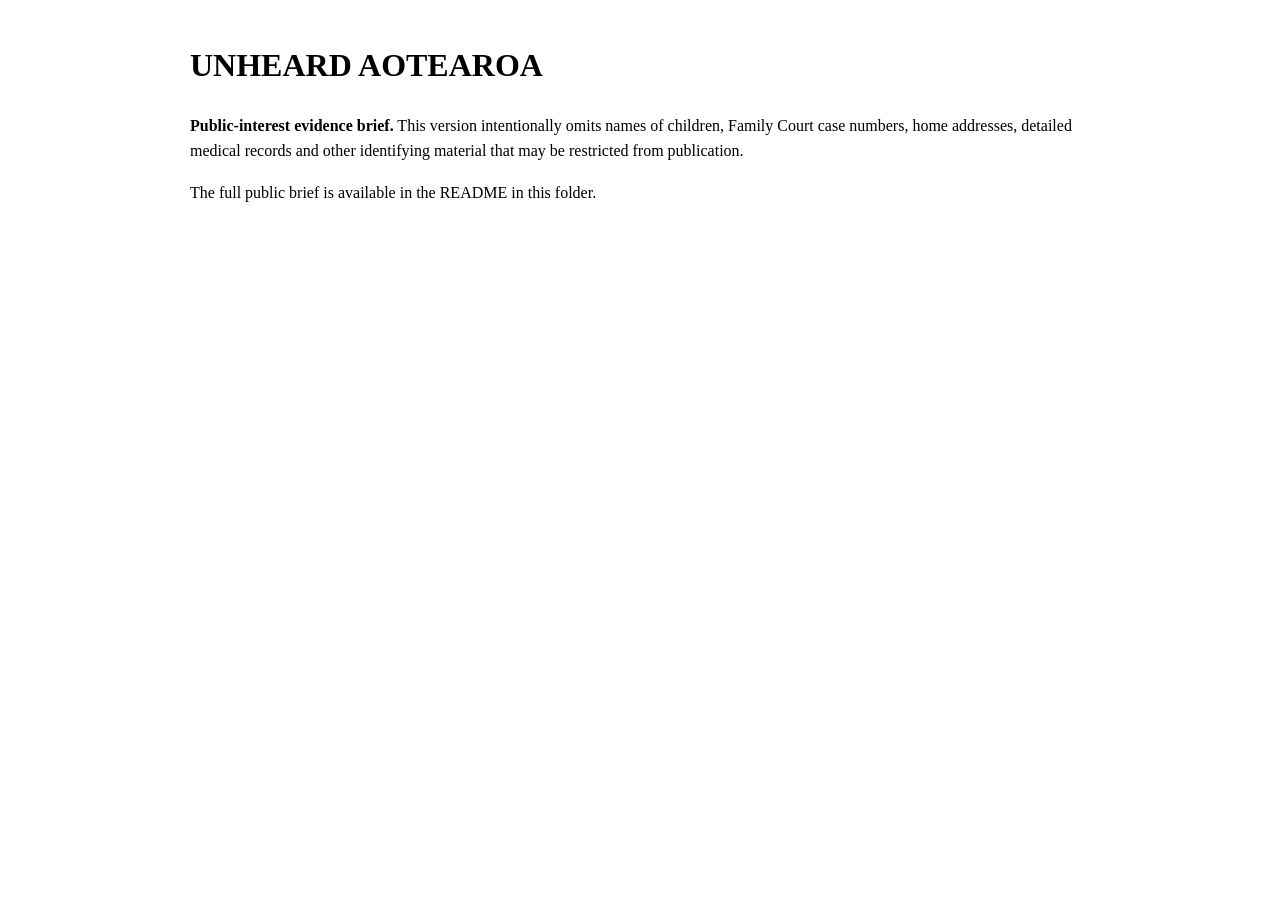
<file: public/unheard-aotearoa/index.html>
<!doctype html><html><head><meta charset="utf-8"><meta name="viewport" content="width=device-width,initial-scale=1"><title>Unheard Aotearoa</title></head><body><main style="max-width:900px;margin:40px auto;padding:0 20px;font-family:Georgia,serif;line-height:1.6"><h1>UNHEARD AOTEAROA</h1><p><strong>Public-interest evidence brief.</strong> This version intentionally omits names of children, Family Court case numbers, home addresses, detailed medical records and other identifying material that may be restricted from publication.</p><p>The full public brief is available in the README in this folder.</p></main></body></html>
</file>
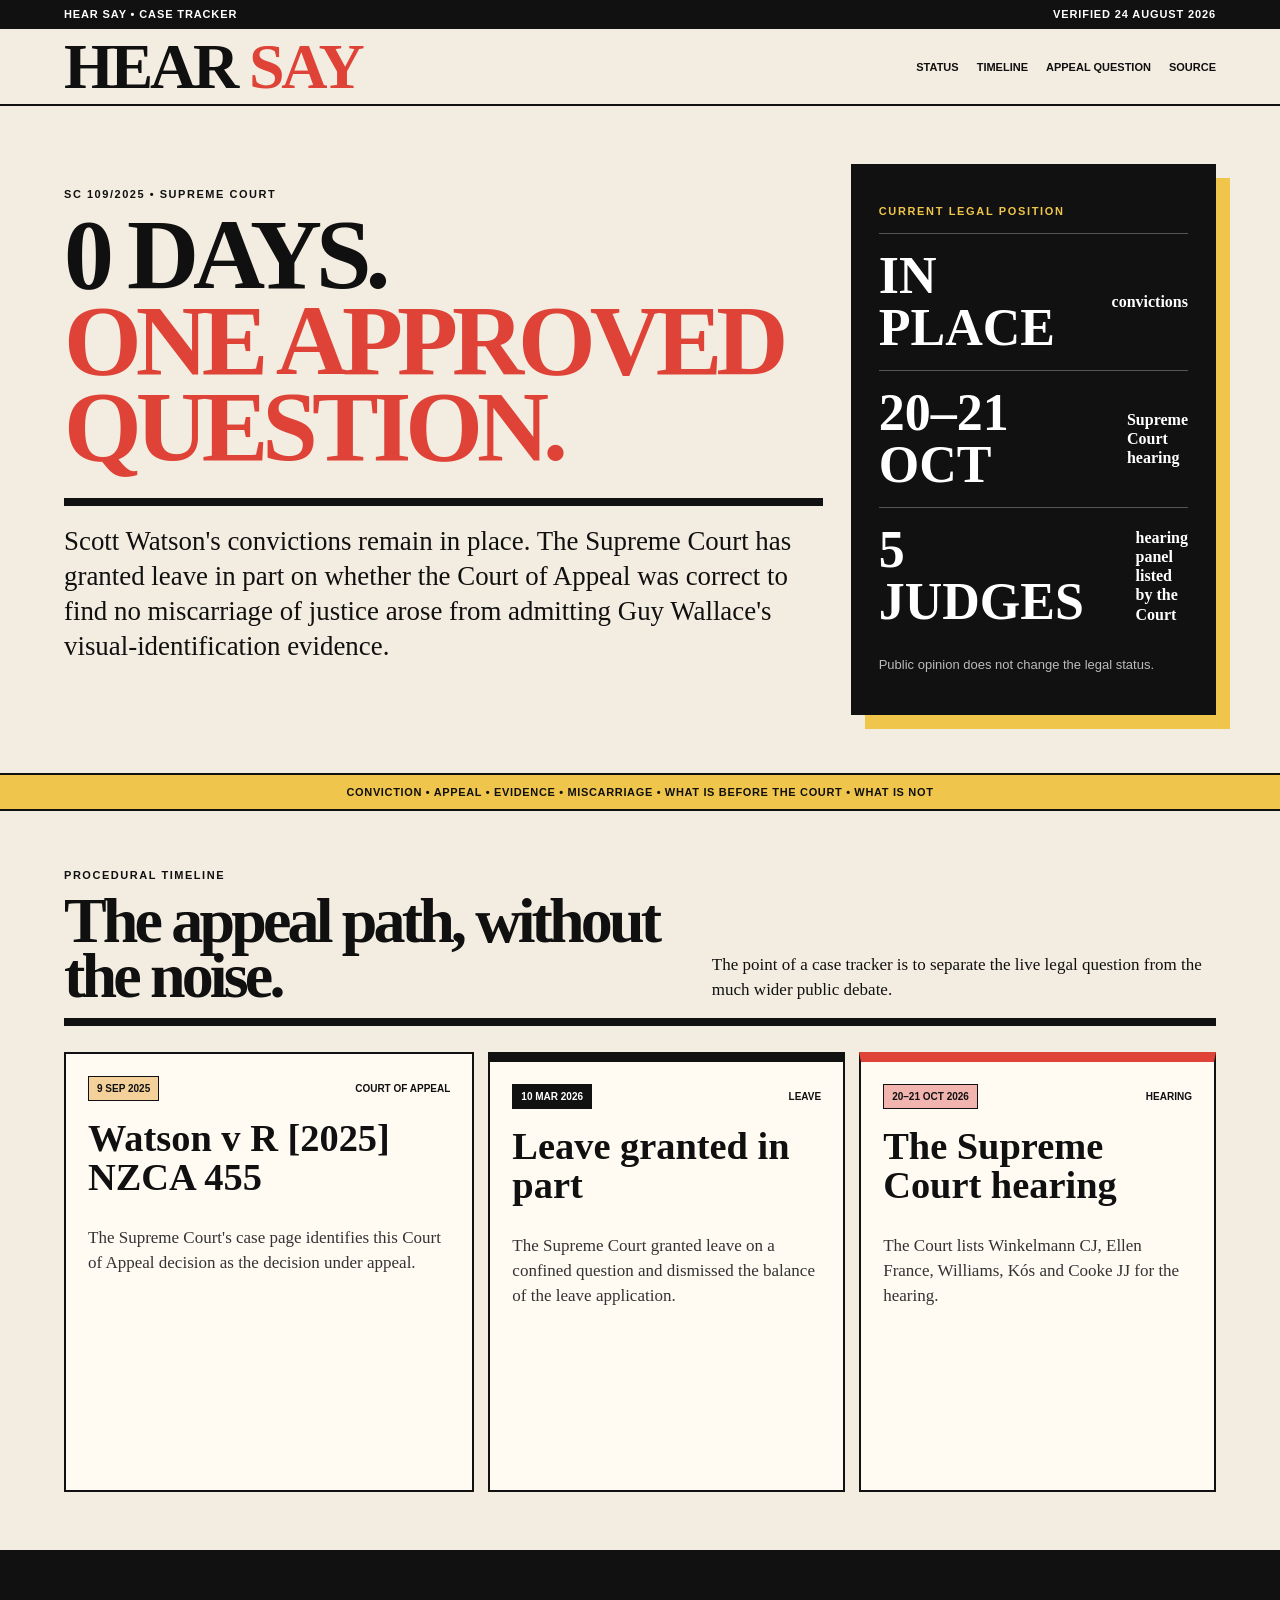
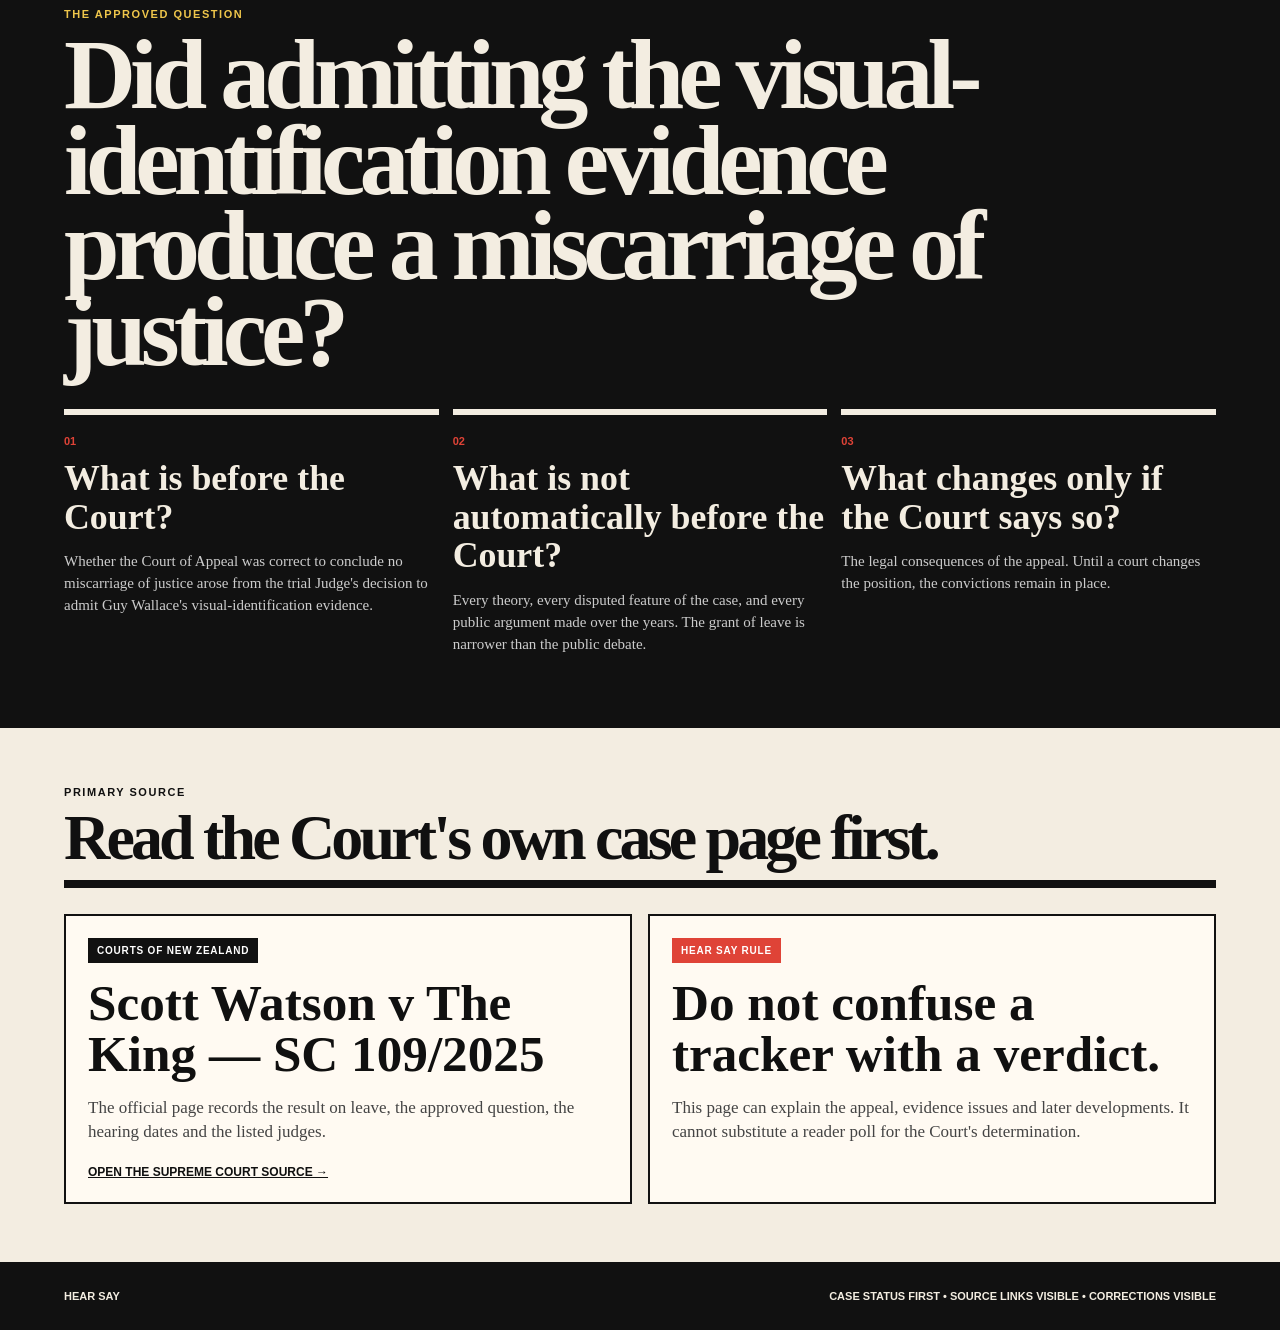
<file: hear-say/cold-cases/scott-watson/index.html>
<!doctype html><html lang="en-NZ"><head><meta charset="utf-8"><meta name="viewport" content="width=device-width,initial-scale=1"><title>Scott Watson Supreme Court tracker — HEAR SAY</title><meta name="description" content="Scott Watson Supreme Court tracker: current legal position, approved appeal question, hearing dates and what remains outside the appeal."><meta name="robots" content="index,follow,max-image-preview:large"><link rel="canonical" href="https://hear-say-nz.vercel.app/cold-cases/scott-watson/"><meta property="og:type" content="article"><meta property="og:title" content="Scott Watson: what the Supreme Court is actually deciding"><meta property="og:description" content="The convictions remain in place. The Supreme Court granted leave on one approved question about Guy Wallace's visual-identification evidence."><meta property="og:image" content="https://hear-say-nz.vercel.app/social-card.svg"><link rel="stylesheet" href="../../style.css"></head><body><div class="topbar"><span>HEAR SAY • CASE TRACKER</span><span>Verified 24 August 2026</span></div><header class="nav"><a class="brand" href="../../">HEAR <b>SAY</b></a><nav><a href="#status">Status</a><a href="#timeline">Timeline</a><a href="#question">Appeal question</a><a href="#source">Source</a></nav></header><main><section class="frontHero" id="status"><div class="frontLead"><p class="eyebrow">SC 109/2025 • SUPREME COURT</p><h1><span id="days">—</span> DAYS.<br><em>ONE APPROVED QUESTION.</em></h1><p class="lead">Scott Watson's convictions remain in place. The Supreme Court has granted leave in part on whether the Court of Appeal was correct to find no miscarriage of justice arose from admitting Guy Wallace's visual-identification evidence.</p></div><aside class="liveBoard"><div class="liveLabel">CURRENT LEGAL POSITION</div><div class="liveRow"><b>IN PLACE</b><span>convictions</span></div><div class="liveRow"><b>20–21 OCT</b><span>Supreme Court hearing</span></div><div class="liveRow"><b>5 JUDGES</b><span>hearing panel listed by the Court</span></div><p>Public opinion does not change the legal status.</p></aside></section><section class="ticker">CONVICTION • APPEAL • EVIDENCE • MISCARRIAGE • WHAT IS BEFORE THE COURT • WHAT IS NOT</section><section class="section newsroom" id="timeline"><div class="sectionhead"><div><p class="eyebrow">PROCEDURAL TIMELINE</p><h2>The appeal path, without the noise.</h2></div><p>The point of a case tracker is to separate the live legal question from the much wider public debate.</p></div><div class="leadgrid"><article class="leadcard"><div class="storymeta"><span class="label">9 SEP 2025</span><span>COURT OF APPEAL</span></div><h3>Watson v R [2025] NZCA 455</h3><p>The Supreme Court's case page identifies this Court of Appeal decision as the decision under appeal.</p></article><article class="leadcard watson"><div class="storymeta"><span class="label darklabel">10 MAR 2026</span><span>LEAVE</span></div><h3>Leave granted in part</h3><p>The Supreme Court granted leave on a confined question and dismissed the balance of the leave application.</p></article><article class="leadcard election"><div class="storymeta"><span class="label red">20–21 OCT 2026</span><span>HEARING</span></div><h3>The Supreme Court hearing</h3><p>The Court lists Winkelmann CJ, Ellen France, Williams, Kós and Cooke JJ for the hearing.</p></article></div></section><section class="dark section" id="question"><p class="eyebrow">THE APPROVED QUESTION</p><h2>Did admitting the visual-identification evidence produce a miscarriage of justice?</h2><div class="questiongrid"><article><span>01</span><h3>What is before the Court?</h3><p>Whether the Court of Appeal was correct to conclude no miscarriage of justice arose from the trial Judge's decision to admit Guy Wallace's visual-identification evidence.</p></article><article><span>02</span><h3>What is not automatically before the Court?</h3><p>Every theory, every disputed feature of the case, and every public argument made over the years. The grant of leave is narrower than the public debate.</p></article><article><span>03</span><h3>What changes only if the Court says so?</h3><p>The legal consequences of the appeal. Until a court changes the position, the convictions remain in place.</p></article></div></section><section class="section" id="source"><div class="sectionhead"><div><p class="eyebrow">PRIMARY SOURCE</p><h2>Read the Court's own case page first.</h2></div></div><div class="casegrid"><article><div class="statusbar appeal">COURTS OF NEW ZEALAND</div><h3>Scott Watson v The King — SC 109/2025</h3><p>The official page records the result on leave, the approved question, the hearing dates and the listed judges.</p><a href="https://www.courtsofnz.govt.nz/cases/scott-watson-v-the-king" target="_blank" rel="noopener">Open the Supreme Court source →</a></article><article><div class="statusbar">HEAR SAY RULE</div><h3>Do not confuse a tracker with a verdict.</h3><p>This page can explain the appeal, evidence issues and later developments. It cannot substitute a reader poll for the Court's determination.</p></article></div></section></main><footer><strong>HEAR SAY</strong><span>Case status first • source links visible • corrections visible</span></footer><script>(function(){const hearing=new Date('2026-10-20T00:00:00+13:00');const now=new Date();document.getElementById('days').textContent=Math.max(0,Math.ceil((hearing-now)/(24*60*60*1000)));})();</script></body></html>
</file>
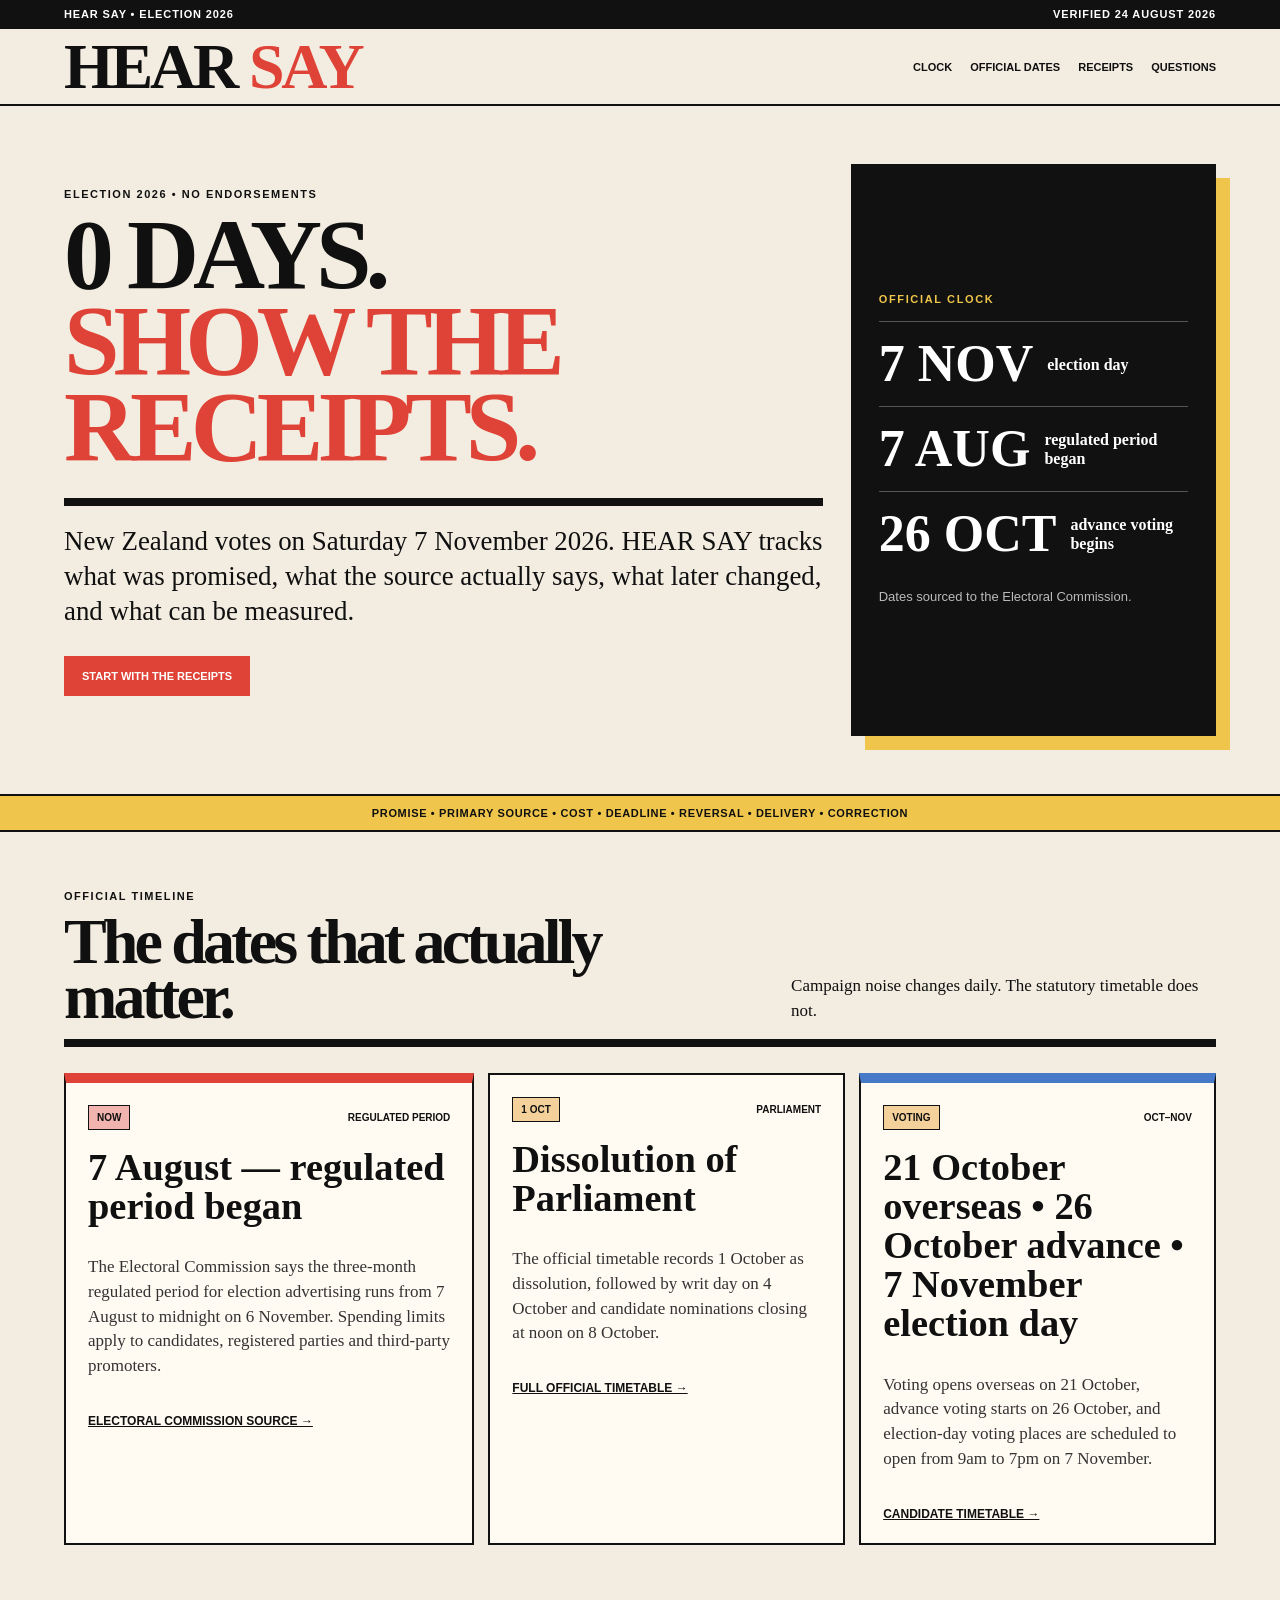
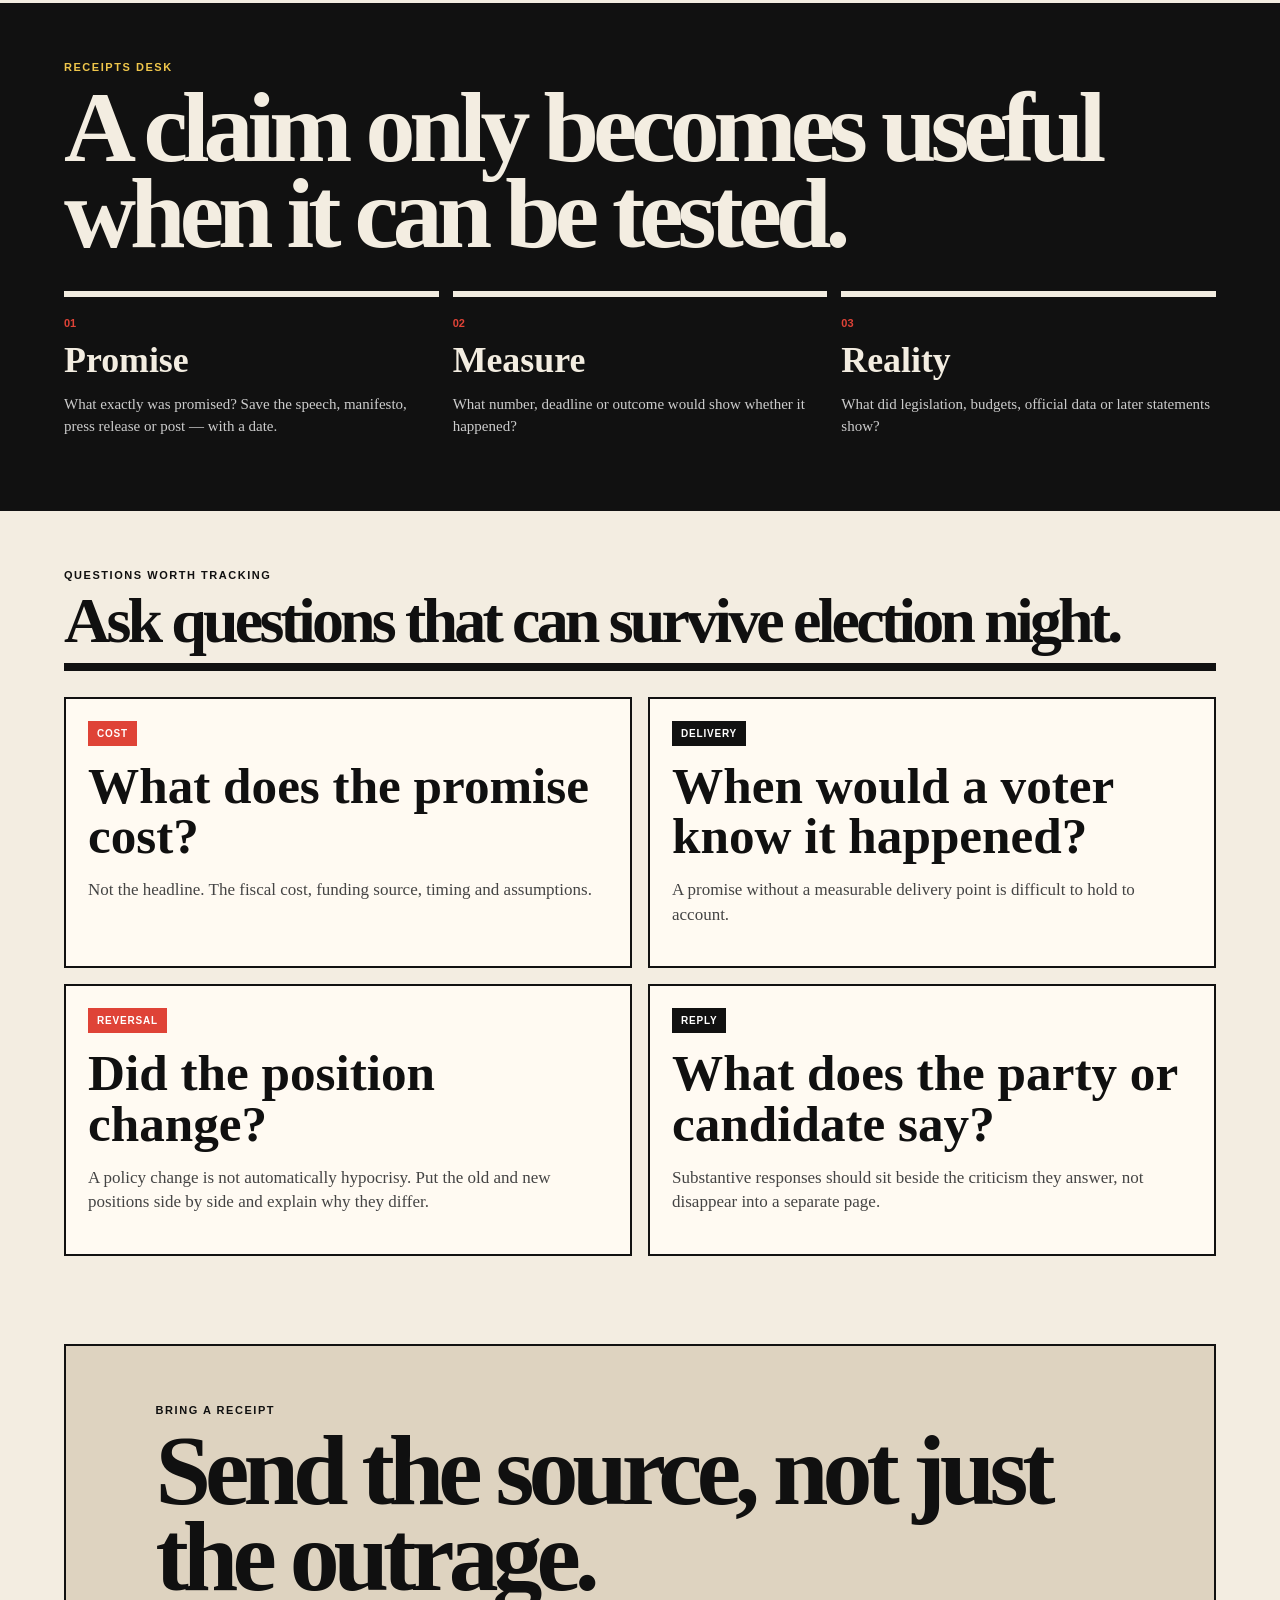
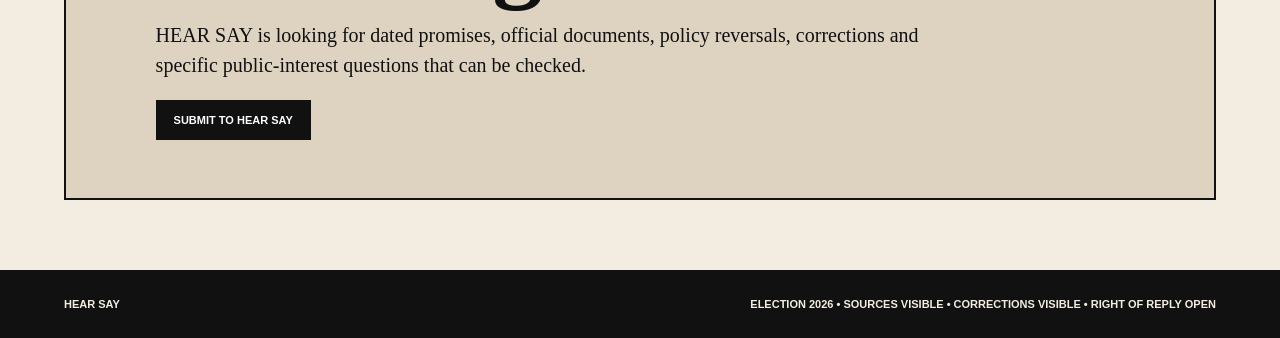
<file: hear-say/politics/election-2026/index.html>
<!doctype html><html lang="en-NZ"><head><meta charset="utf-8"><meta name="viewport" content="width=device-width,initial-scale=1"><title>Election 2026 — HEAR SAY</title><meta name="description" content="HEAR SAY Election 2026 desk: official dates, regulated-period rules, receipts and questions worth tracking."><meta name="robots" content="index,follow,max-image-preview:large"><link rel="canonical" href="https://hear-say-nz.vercel.app/politics/election-2026/"><meta property="og:type" content="article"><meta property="og:title" content="Election 2026 — show the receipts"><meta property="og:description" content="Official dates, promises, reversals and questions worth tracking before New Zealand votes on 7 November 2026."><meta property="og:image" content="https://hear-say-nz.vercel.app/social-card.svg"><link rel="stylesheet" href="../../style.css"></head><body><div class="topbar"><span>HEAR SAY • ELECTION 2026</span><span id="verified">Verified 24 August 2026</span></div><header class="nav"><a class="brand" href="../../">HEAR <b>SAY</b></a><nav><a href="#clock">Clock</a><a href="#dates">Official dates</a><a href="#receipts">Receipts</a><a href="#questions">Questions</a></nav></header><main><section class="frontHero" id="clock"><div class="frontLead"><p class="eyebrow">ELECTION 2026 • NO ENDORSEMENTS</p><h1><span id="days">—</span> DAYS.<br><em>SHOW THE RECEIPTS.</em></h1><p class="lead">New Zealand votes on Saturday 7 November 2026. HEAR SAY tracks what was promised, what the source actually says, what later changed, and what can be measured.</p><p><a class="button accent" href="#receipts">Start with the receipts</a></p></div><aside class="liveBoard"><div class="liveLabel">OFFICIAL CLOCK</div><div class="liveRow"><b>7 NOV</b><span>election day</span></div><div class="liveRow"><b>7 AUG</b><span>regulated period began</span></div><div class="liveRow"><b>26 OCT</b><span>advance voting begins</span></div><p>Dates sourced to the Electoral Commission.</p></aside></section><section class="ticker">PROMISE • PRIMARY SOURCE • COST • DEADLINE • REVERSAL • DELIVERY • CORRECTION</section><section class="section newsroom" id="dates"><div class="sectionhead"><div><p class="eyebrow">OFFICIAL TIMELINE</p><h2>The dates that actually matter.</h2></div><p>Campaign noise changes daily. The statutory timetable does not.</p></div><div class="leadgrid"><article class="leadcard election"><div class="storymeta"><span class="label red">NOW</span><span>REGULATED PERIOD</span></div><h3>7 August — regulated period began</h3><p>The Electoral Commission says the three-month regulated period for election advertising runs from 7 August to midnight on 6 November. Spending limits apply to candidates, registered parties and third-party promoters.</p><a class="cardlink" href="https://elections.nz/media-and-news/2026/start-of-the-regulated-period" target="_blank" rel="noopener">Electoral Commission source →</a></article><article class="leadcard"><div class="storymeta"><span class="label">1 OCT</span><span>PARLIAMENT</span></div><h3>Dissolution of Parliament</h3><p>The official timetable records 1 October as dissolution, followed by writ day on 4 October and candidate nominations closing at noon on 8 October.</p><a class="cardlink" href="https://elections.nz/media-and-news/2026/key-dates-for-2026-general-election" target="_blank" rel="noopener">Full official timetable →</a></article><article class="leadcard justice"><div class="storymeta"><span class="label">VOTING</span><span>OCT–NOV</span></div><h3>21 October overseas • 26 October advance • 7 November election day</h3><p>Voting opens overseas on 21 October, advance voting starts on 26 October, and election-day voting places are scheduled to open from 9am to 7pm on 7 November.</p><a class="cardlink" href="https://elections.nz/guidance-and-rules/candidate-hub/key-information-and-dates" target="_blank" rel="noopener">Candidate timetable →</a></article></div></section><section class="dark section" id="receipts"><p class="eyebrow">RECEIPTS DESK</p><h2>A claim only becomes useful when it can be tested.</h2><div class="questiongrid"><article><span>01</span><h3>Promise</h3><p>What exactly was promised? Save the speech, manifesto, press release or post — with a date.</p></article><article><span>02</span><h3>Measure</h3><p>What number, deadline or outcome would show whether it happened?</p></article><article><span>03</span><h3>Reality</h3><p>What did legislation, budgets, official data or later statements show?</p></article></div></section><section class="section" id="questions"><div class="sectionhead"><div><p class="eyebrow">QUESTIONS WORTH TRACKING</p><h2>Ask questions that can survive election night.</h2></div></div><div class="casegrid"><article><div class="statusbar">COST</div><h3>What does the promise cost?</h3><p>Not the headline. The fiscal cost, funding source, timing and assumptions.</p></article><article><div class="statusbar appeal">DELIVERY</div><h3>When would a voter know it happened?</h3><p>A promise without a measurable delivery point is difficult to hold to account.</p></article><article><div class="statusbar">REVERSAL</div><h3>Did the position change?</h3><p>A policy change is not automatically hypocrisy. Put the old and new positions side by side and explain why they differ.</p></article><article><div class="statusbar appeal">REPLY</div><h3>What does the party or candidate say?</h3><p>Substantive responses should sit beside the criticism they answer, not disappear into a separate page.</p></article></div></section><section class="submit"><p class="eyebrow">BRING A RECEIPT</p><h2>Send the source, not just the outrage.</h2><p>HEAR SAY is looking for dated promises, official documents, policy reversals, corrections and specific public-interest questions that can be checked.</p><a class="button" href="https://hear-say-nz.vercel.app/#discussion">Submit to HEAR SAY</a></section></main><footer><strong>HEAR SAY</strong><span>Election 2026 • sources visible • corrections visible • right of reply open</span></footer><script>(function(){const election=new Date('2026-11-07T00:00:00+13:00');const now=new Date();document.getElementById('days').textContent=Math.max(0,Math.ceil((election-now)/(24*60*60*1000)));})();</script></body></html>
</file>
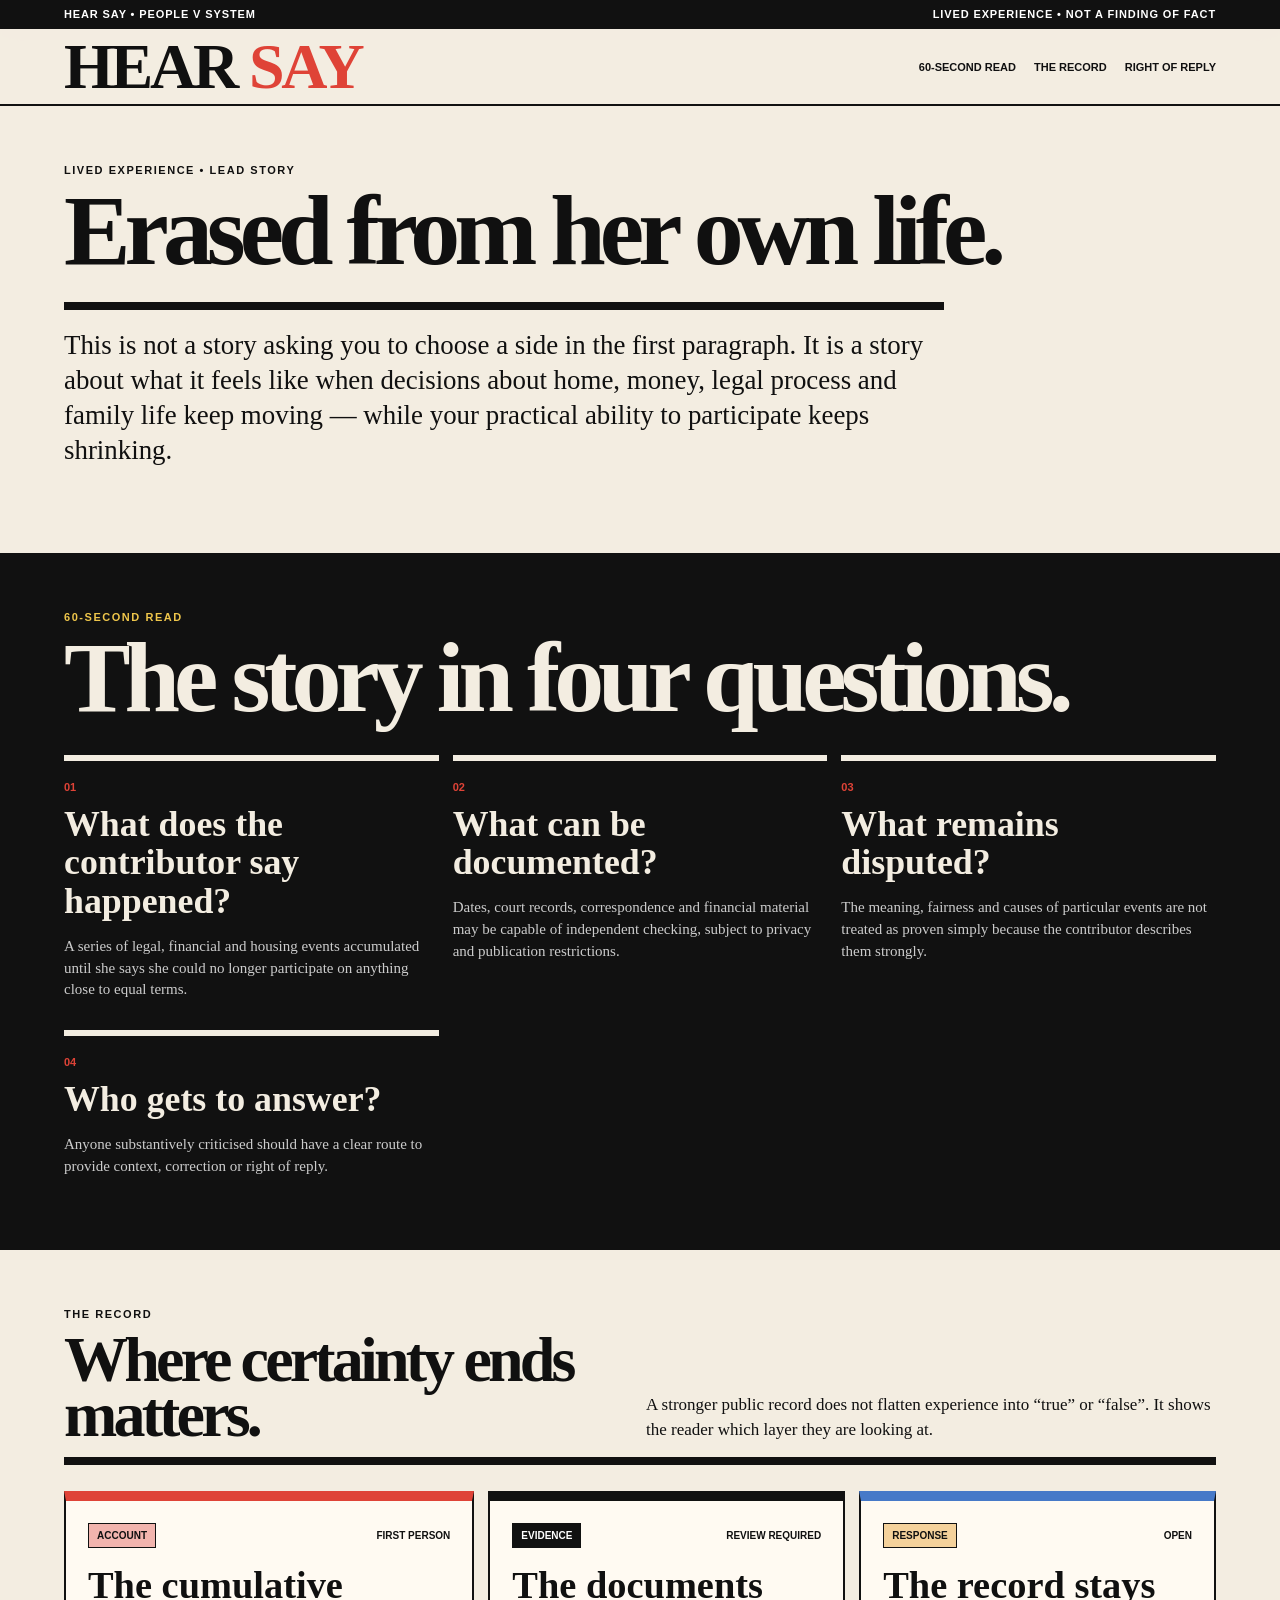
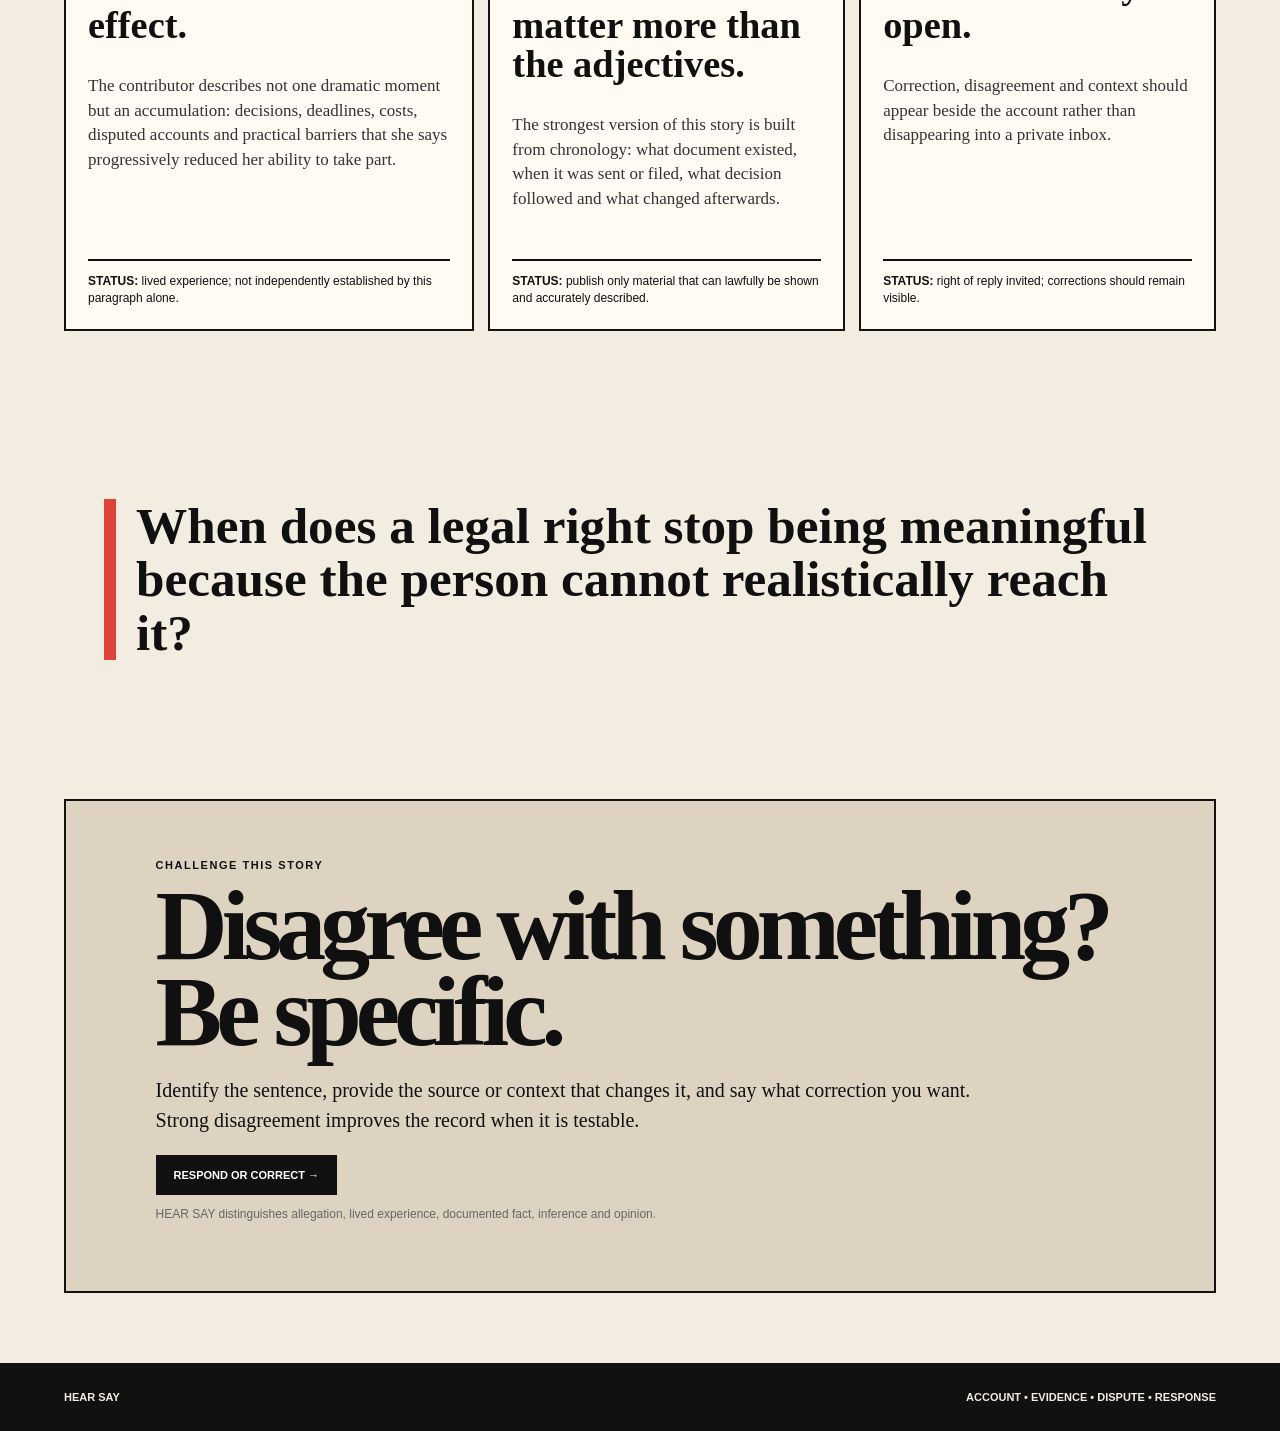
<file: hear-say/stories/erased-from-her-own-life/index.html>
<!doctype html><html lang="en-NZ"><head><meta charset="utf-8"><meta name="viewport" content="width=device-width,initial-scale=1"><title>Erased from her own life — HEAR SAY</title><meta name="description" content="A first-person HEAR SAY account about what happens when housing, money, legal process and family life collide — with account, evidence status, dispute and response kept separate."><meta name="robots" content="index,follow,max-image-preview:large"><link rel="canonical" href="https://hear-say-nz.vercel.app/stories/erased-from-her-own-life/"><meta property="og:type" content="article"><meta property="og:title" content="Erased from her own life — HEAR SAY"><meta property="og:description" content="What happened. What can be shown. What is disputed. What response exists."><meta property="og:url" content="https://hear-say-nz.vercel.app/stories/erased-from-her-own-life/"><meta property="og:image" content="https://hear-say-nz.vercel.app/social-card.svg"><link rel="stylesheet" href="../../style.css"></head><body><div class="topbar"><span>HEAR SAY • PEOPLE V SYSTEM</span><span>Lived experience • not a finding of fact</span></div><header class="nav"><a class="brand" href="../../">HEAR <b>SAY</b></a><nav><a href="#fast">60-second read</a><a href="#record">The record</a><a href="#reply">Right of reply</a></nav></header><main><section class="section"><p class="eyebrow">LIVED EXPERIENCE • LEAD STORY</p><h2>Erased from her own life.</h2><p class="lead">This is not a story asking you to choose a side in the first paragraph. It is a story about what it feels like when decisions about home, money, legal process and family life keep moving — while your practical ability to participate keeps shrinking.</p></section><section id="fast" class="dark section"><p class="eyebrow">60-SECOND READ</p><h2>The story in four questions.</h2><div class="questiongrid"><article><span>01</span><h3>What does the contributor say happened?</h3><p>A series of legal, financial and housing events accumulated until she says she could no longer participate on anything close to equal terms.</p></article><article><span>02</span><h3>What can be documented?</h3><p>Dates, court records, correspondence and financial material may be capable of independent checking, subject to privacy and publication restrictions.</p></article><article><span>03</span><h3>What remains disputed?</h3><p>The meaning, fairness and causes of particular events are not treated as proven simply because the contributor describes them strongly.</p></article><article><span>04</span><h3>Who gets to answer?</h3><p>Anyone substantively criticised should have a clear route to provide context, correction or right of reply.</p></article></div></section><section id="record" class="section"><div class="sectionhead"><div><p class="eyebrow">THE RECORD</p><h2>Where certainty ends matters.</h2></div><p>A stronger public record does not flatten experience into “true” or “false”. It shows the reader which layer they are looking at.</p></div><div class="leadgrid"><article class="leadcard election"><div class="storymeta"><span class="label red">ACCOUNT</span><span>FIRST PERSON</span></div><h3>The cumulative effect.</h3><p>The contributor describes not one dramatic moment but an accumulation: decisions, deadlines, costs, disputed accounts and practical barriers that she says progressively reduced her ability to take part.</p><div class="factline"><b>STATUS:</b> lived experience; not independently established by this paragraph alone.</div></article><article class="leadcard watson"><div class="storymeta"><span class="label darklabel">EVIDENCE</span><span>REVIEW REQUIRED</span></div><h3>The documents matter more than the adjectives.</h3><p>The strongest version of this story is built from chronology: what document existed, when it was sent or filed, what decision followed and what changed afterwards.</p><div class="factline"><b>STATUS:</b> publish only material that can lawfully be shown and accurately described.</div></article><article class="leadcard justice"><div class="storymeta"><span class="label">RESPONSE</span><span>OPEN</span></div><h3>The record stays open.</h3><p>Correction, disagreement and context should appear beside the account rather than disappearing into a private inbox.</p><div class="factline"><b>STATUS:</b> right of reply invited; corrections should remain visible.</div></article></div></section><section class="section"><blockquote style="border-left:12px solid #df4337;padding-left:20px;font:900 clamp(30px,4vw,54px)/1.05 Georgia">When does a legal right stop being meaningful because the person cannot realistically reach it?</blockquote></section><section id="reply" class="submit"><p class="eyebrow">CHALLENGE THIS STORY</p><h2>Disagree with something? Be specific.</h2><p>Identify the sentence, provide the source or context that changes it, and say what correction you want. Strong disagreement improves the record when it is testable.</p><a class="button" href="https://hear-say-nz.vercel.app/#discussion">Respond or correct →</a><p class="note">HEAR SAY distinguishes allegation, lived experience, documented fact, inference and opinion.</p></section></main><footer><strong>HEAR SAY</strong><span>Account • evidence • dispute • response</span></footer></body></html>
</file>
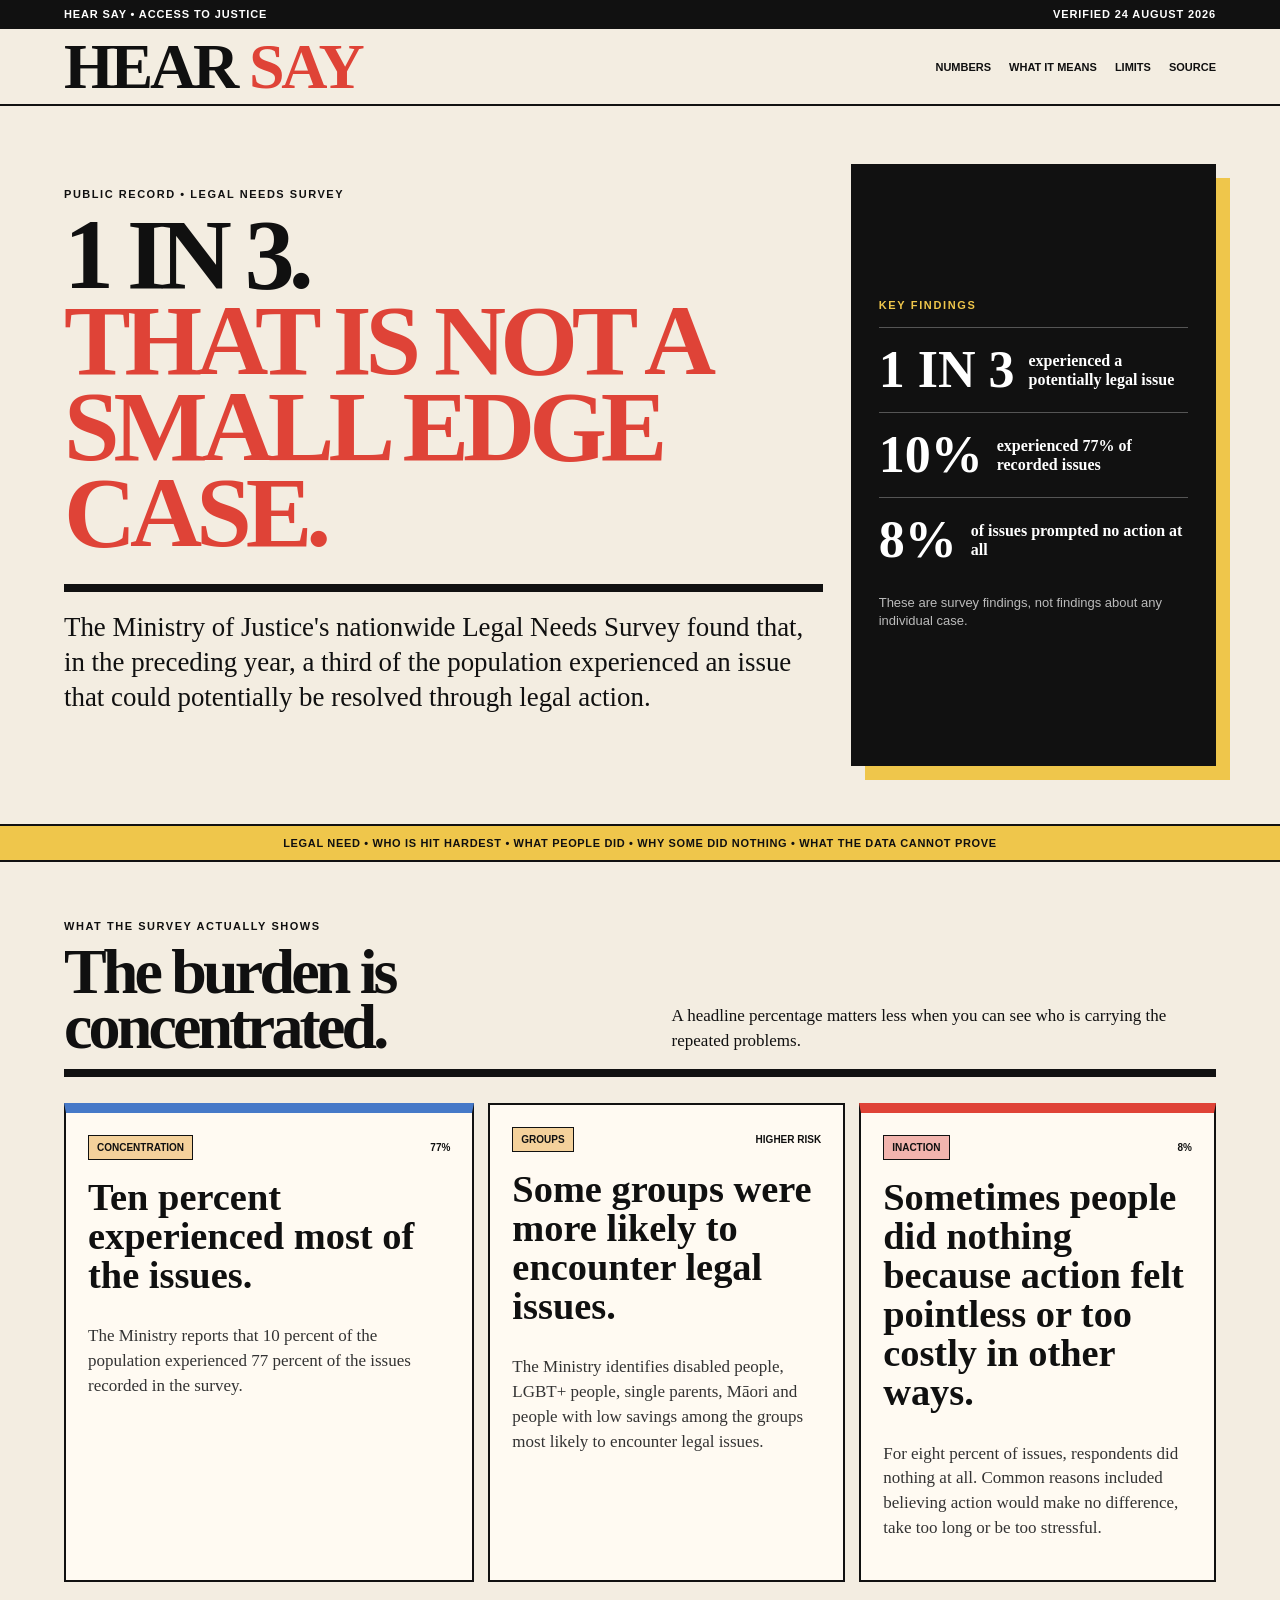
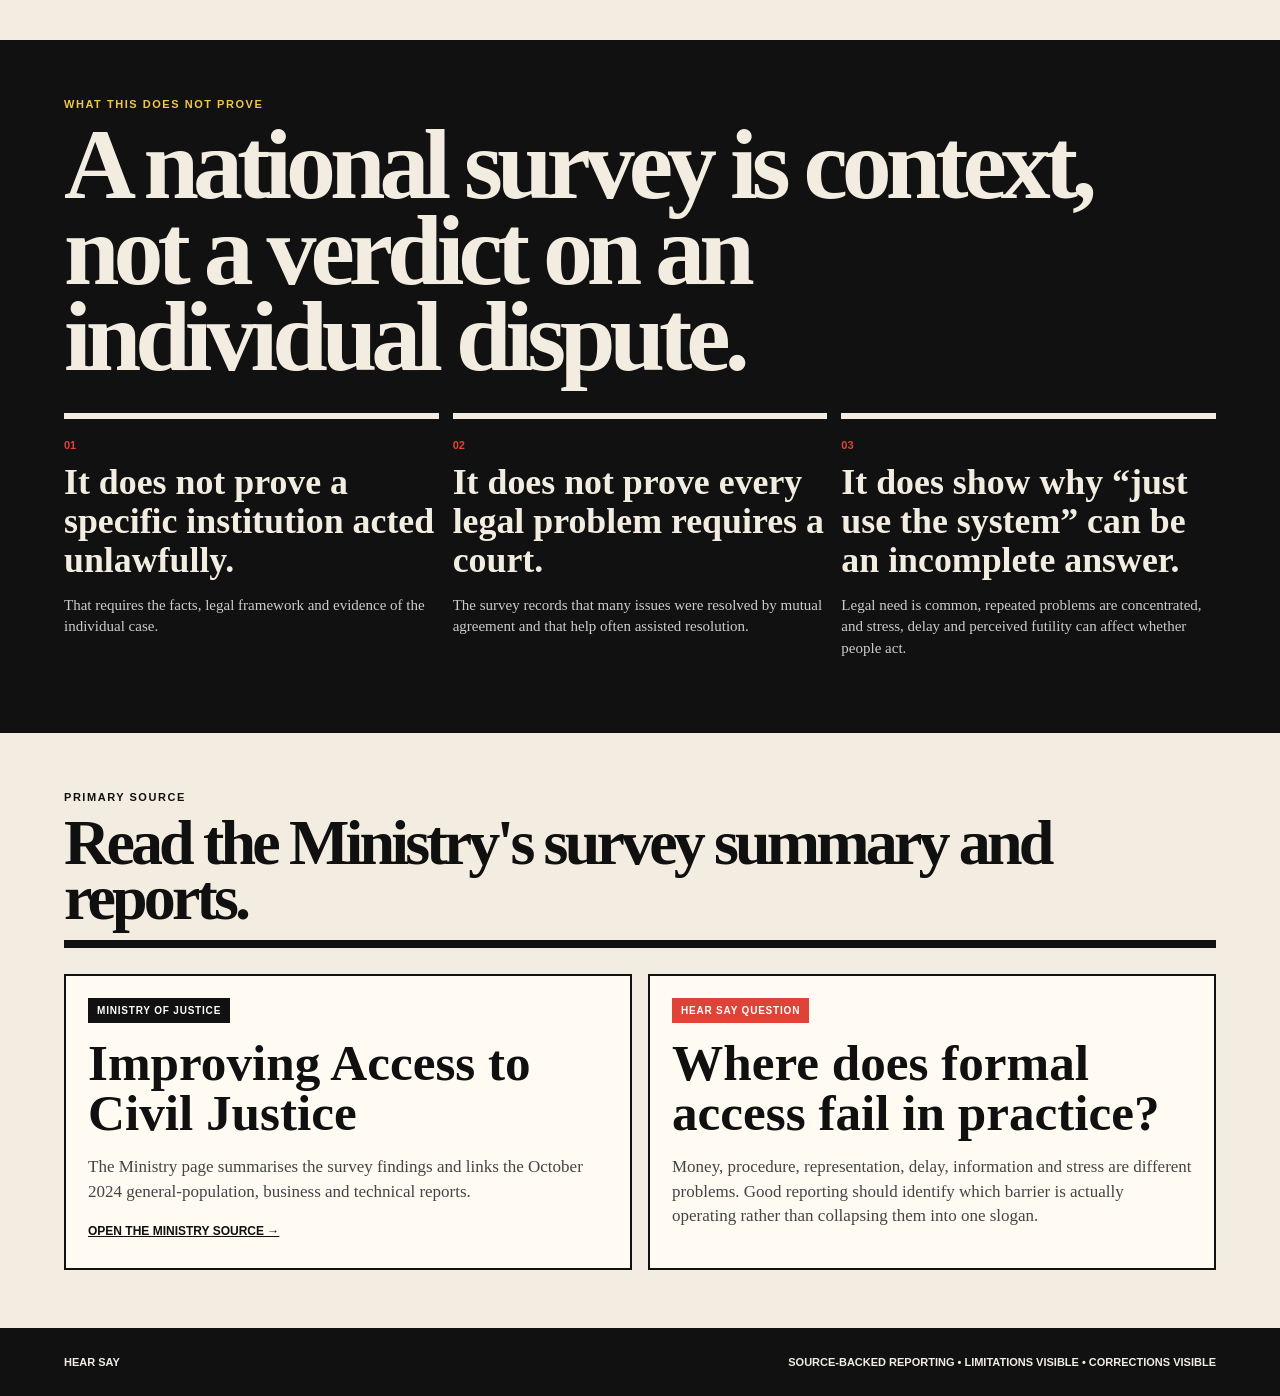
<file: hear-say/stories/the-justice-gap-has-numbers-now/index.html>
<!doctype html><html lang="en-NZ"><head><meta charset="utf-8"><meta name="viewport" content="width=device-width,initial-scale=1"><title>The justice gap has numbers now — HEAR SAY</title><meta name="description" content="What New Zealand's Legal Needs Survey says — and does not say — about unmet legal need and access to justice."><meta name="robots" content="index,follow,max-image-preview:large"><link rel="canonical" href="https://hear-say-nz.vercel.app/stories/the-justice-gap-has-numbers-now/"><meta property="og:type" content="article"><meta property="og:title" content="The justice gap has numbers now"><meta property="og:description" content="A third of the population experienced a potentially legal issue in the previous year; 10 percent experienced 77 percent of recorded issues."><meta property="og:image" content="https://hear-say-nz.vercel.app/social-card.svg"><link rel="stylesheet" href="../../style.css"></head><body><div class="topbar"><span>HEAR SAY • ACCESS TO JUSTICE</span><span>Verified 24 August 2026</span></div><header class="nav"><a class="brand" href="../../">HEAR <b>SAY</b></a><nav><a href="#numbers">Numbers</a><a href="#means">What it means</a><a href="#limits">Limits</a><a href="#source">Source</a></nav></header><main><section class="frontHero" id="numbers"><div class="frontLead"><p class="eyebrow">PUBLIC RECORD • LEGAL NEEDS SURVEY</p><h1>1 IN 3.<br><em>THAT IS NOT A SMALL EDGE CASE.</em></h1><p class="lead">The Ministry of Justice's nationwide Legal Needs Survey found that, in the preceding year, a third of the population experienced an issue that could potentially be resolved through legal action.</p></div><aside class="liveBoard"><div class="liveLabel">KEY FINDINGS</div><div class="liveRow"><b>1 IN 3</b><span>experienced a potentially legal issue</span></div><div class="liveRow"><b>10%</b><span>experienced 77% of recorded issues</span></div><div class="liveRow"><b>8%</b><span>of issues prompted no action at all</span></div><p>These are survey findings, not findings about any individual case.</p></aside></section><section class="ticker">LEGAL NEED • WHO IS HIT HARDEST • WHAT PEOPLE DID • WHY SOME DID NOTHING • WHAT THE DATA CANNOT PROVE</section><section class="section newsroom" id="means"><div class="sectionhead"><div><p class="eyebrow">WHAT THE SURVEY ACTUALLY SHOWS</p><h2>The burden is concentrated.</h2></div><p>A headline percentage matters less when you can see who is carrying the repeated problems.</p></div><div class="leadgrid"><article class="leadcard justice"><div class="storymeta"><span class="label">CONCENTRATION</span><span>77%</span></div><h3>Ten percent experienced most of the issues.</h3><p>The Ministry reports that 10 percent of the population experienced 77 percent of the issues recorded in the survey.</p></article><article class="leadcard"><div class="storymeta"><span class="label">GROUPS</span><span>HIGHER RISK</span></div><h3>Some groups were more likely to encounter legal issues.</h3><p>The Ministry identifies disabled people, LGBT+ people, single parents, Māori and people with low savings among the groups most likely to encounter legal issues.</p></article><article class="leadcard election"><div class="storymeta"><span class="label red">INACTION</span><span>8%</span></div><h3>Sometimes people did nothing because action felt pointless or too costly in other ways.</h3><p>For eight percent of issues, respondents did nothing at all. Common reasons included believing action would make no difference, take too long or be too stressful.</p></article></div></section><section class="dark section" id="limits"><p class="eyebrow">WHAT THIS DOES NOT PROVE</p><h2>A national survey is context, not a verdict on an individual dispute.</h2><div class="questiongrid"><article><span>01</span><h3>It does not prove a specific institution acted unlawfully.</h3><p>That requires the facts, legal framework and evidence of the individual case.</p></article><article><span>02</span><h3>It does not prove every legal problem requires a court.</h3><p>The survey records that many issues were resolved by mutual agreement and that help often assisted resolution.</p></article><article><span>03</span><h3>It does show why “just use the system” can be an incomplete answer.</h3><p>Legal need is common, repeated problems are concentrated, and stress, delay and perceived futility can affect whether people act.</p></article></div></section><section class="section" id="source"><div class="sectionhead"><div><p class="eyebrow">PRIMARY SOURCE</p><h2>Read the Ministry's survey summary and reports.</h2></div></div><div class="casegrid"><article><div class="statusbar appeal">MINISTRY OF JUSTICE</div><h3>Improving Access to Civil Justice</h3><p>The Ministry page summarises the survey findings and links the October 2024 general-population, business and technical reports.</p><a href="https://www.justice.govt.nz/justice-sector-policy/key-initiatives/access-to-civil-justice/" target="_blank" rel="noopener">Open the Ministry source →</a></article><article><div class="statusbar">HEAR SAY QUESTION</div><h3>Where does formal access fail in practice?</h3><p>Money, procedure, representation, delay, information and stress are different problems. Good reporting should identify which barrier is actually operating rather than collapsing them into one slogan.</p></article></div></section></main><footer><strong>HEAR SAY</strong><span>Source-backed reporting • limitations visible • corrections visible</span></footer></body></html>
</file>
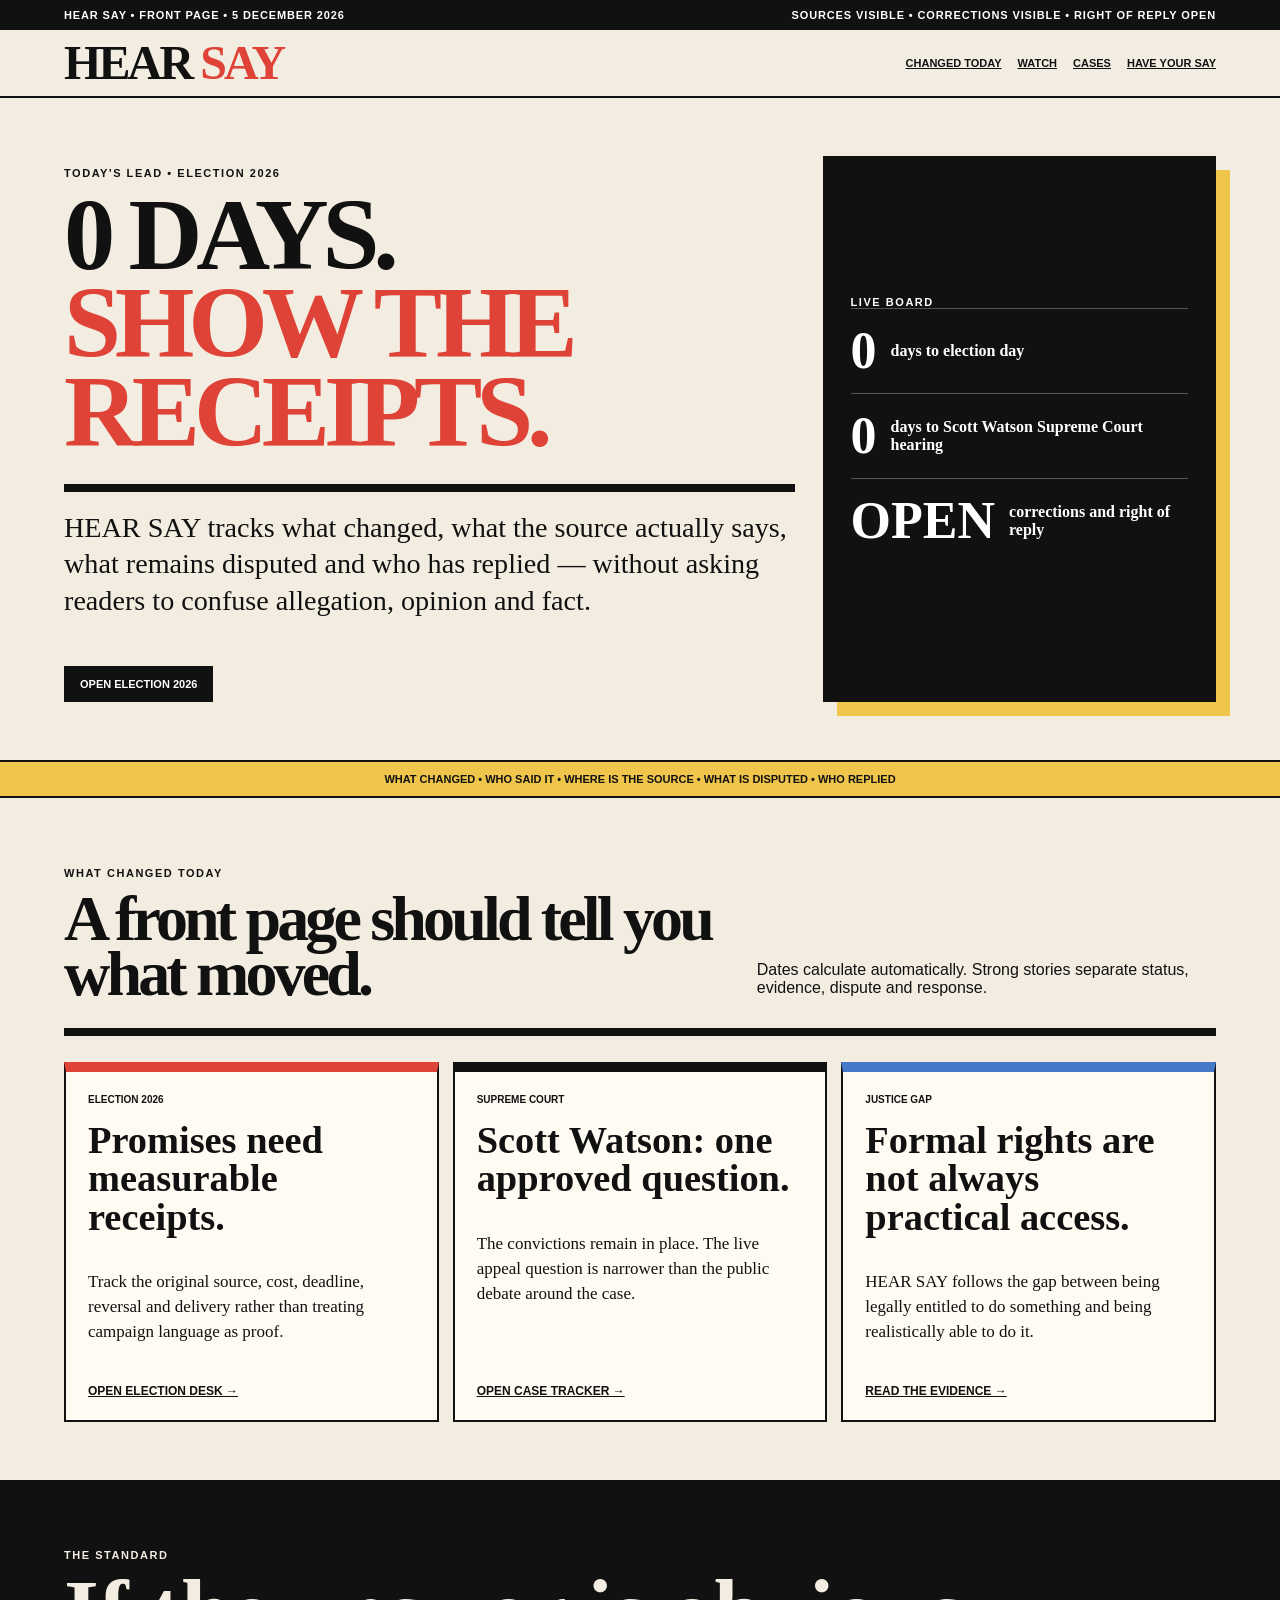
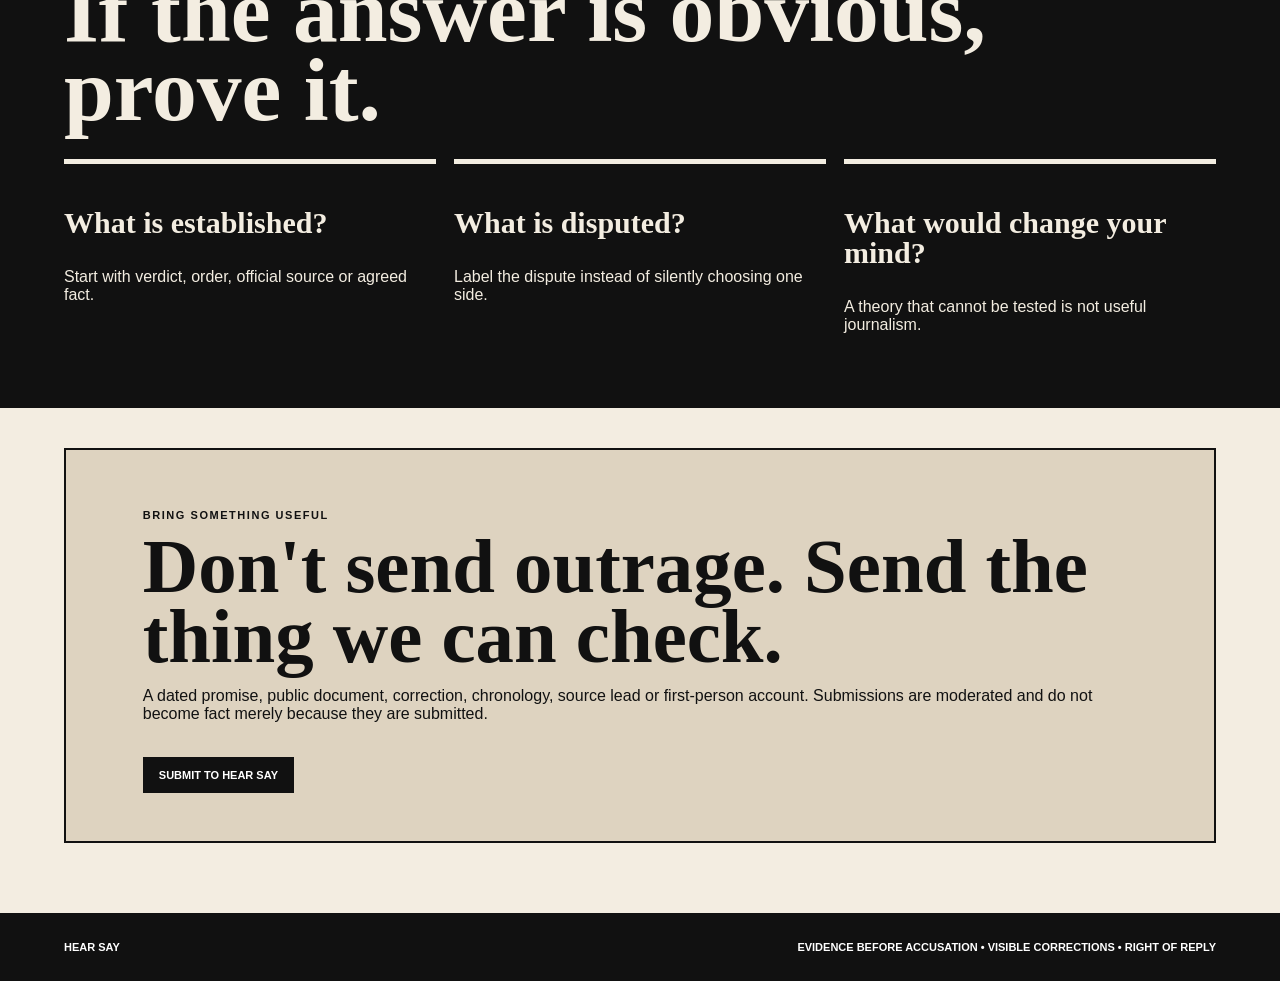
<file: hear-say/vercel-import.html>
<!doctype html><html lang="en-NZ"><head><meta charset="utf-8"><meta name="viewport" content="width=device-width,initial-scale=1"><title>HEAR SAY — What changed. What holds up.</title><meta name="description" content="Independent New Zealand public-interest publication: politics, old cases, justice, lived experience, sources, right of reply and corrections."><style>:root{--ink:#111;--paper:#f3ede1;--red:#df4337;--yellow:#efc64b;--blue:#4679c8;--panel:#fffaf2}*{box-sizing:border-box}body{margin:0;background:var(--paper);color:var(--ink);font-family:Arial,sans-serif}a{color:inherit}.top{display:flex;justify-content:space-between;padding:9px 5vw;background:#111;color:#fff;font:900 11px Arial;letter-spacing:.08em;text-transform:uppercase}.nav{position:sticky;top:0;z-index:5;display:flex;justify-content:space-between;align-items:center;gap:20px;padding:14px 5vw;background:#f3ede1ee;border-bottom:2px solid #111}.brand{font:900 48px/.8 Georgia;text-decoration:none;letter-spacing:-.06em}.brand b{color:var(--red)}nav{display:flex;gap:16px;flex-wrap:wrap}nav a{font:900 11px Arial;text-transform:uppercase}.hero,.sec{max-width:1380px;margin:auto;padding:58px 5vw}.hero{display:grid;grid-template-columns:1.3fr .7fr;gap:28px}.eyebrow{font:900 11px Arial;letter-spacing:.14em;text-transform:uppercase}.hero h1,.sec h2{font:900 clamp(54px,8vw,112px)/.86 Georgia;margin:12px 0;letter-spacing:-.06em}.hero h1 em{font-style:normal;color:var(--red)}.lede{font:clamp(21px,2.2vw,31px)/1.3 Georgia;max-width:900px;border-top:8px solid #111;padding-top:18px}.board{background:#111;color:#fff;padding:28px;box-shadow:14px 14px 0 var(--yellow);display:flex;flex-direction:column;justify-content:center}.row{display:grid;grid-template-columns:auto 1fr;gap:14px;align-items:center;border-top:1px solid #555;padding:16px 0}.row b{font:900 52px/1 Georgia}.row span{font:900 16px Georgia}.ticker{background:var(--yellow);border-block:2px solid #111;padding:11px 5vw;text-align:center;font:900 11px Arial}.head{display:flex;justify-content:space-between;gap:28px;align-items:end;border-bottom:8px solid #111;padding-bottom:15px}.head h2{font-size:clamp(42px,5vw,74px)}.grid{display:grid;grid-template-columns:repeat(3,1fr);gap:14px;margin-top:26px}.card{background:var(--panel);border:2px solid #111;border-top:10px solid var(--red);padding:22px;min-height:360px;display:flex;flex-direction:column}.card:nth-child(2){border-top-color:#111}.card:nth-child(3){border-top-color:var(--blue)}.tag{font:900 10px Arial;text-transform:uppercase}.card h3{font:900 clamp(28px,3vw,44px)/1 Georgia;margin:16px 0}.card p{font:17px/1.48 Georgia}.card a{margin-top:auto;font:900 12px Arial;text-transform:uppercase}.dark{max-width:none;background:#111;color:#f3ede1}.dark .wrap{max-width:1380px;margin:auto;padding:58px 5vw}.dark h2{font:900 clamp(48px,7vw,90px)/.88 Georgia;margin:10px 0}.questions{display:grid;grid-template-columns:repeat(3,1fr);gap:18px;margin-top:30px}.questions article{border-top:5px solid #f3ede1;padding-top:14px}.questions h3{font:900 30px/1 Georgia}.cta{margin:40px 5vw 70px;border:2px solid #111;background:#ded3c0;padding:48px 6vw}.cta h2{font:900 clamp(46px,6vw,82px)/.9 Georgia;margin:0}.btn{display:inline-block;background:#111;color:#fff;padding:12px 16px;text-decoration:none;font:900 11px Arial;text-transform:uppercase;margin-top:18px}footer{background:#111;color:#fff;padding:28px 5vw;display:flex;justify-content:space-between;gap:20px;flex-wrap:wrap;font:900 11px Arial;text-transform:uppercase}@media(max-width:900px){.hero,.grid,.questions{grid-template-columns:1fr}.head{display:block}.board{max-width:760px}}@media(max-width:620px){nav{display:none}.hero,.sec,.dark .wrap{padding-left:18px;padding-right:18px}.hero h1{font-size:clamp(52px,17vw,86px)}}</style></head><body><div class="top"><span id="date">HEAR SAY • FRONT PAGE</span><span>Sources visible • corrections visible • right of reply open</span></div><header class="nav"><a class="brand" href="https://hear-say-nz.vercel.app/">HEAR <b>SAY</b></a><nav><a href="#today">Changed today</a><a href="#watch">Watch</a><a href="#cases">Cases</a><a href="https://hear-say-nz.vercel.app/#discussion">Have your say</a></nav></header><main><section class="hero"><div><p class="eyebrow">TODAY'S LEAD • ELECTION 2026</p><h1><span id="electionDays">—</span> DAYS.<br><em>SHOW THE RECEIPTS.</em></h1><p class="lede">HEAR SAY tracks what changed, what the source actually says, what remains disputed and who has replied — without asking readers to confuse allegation, opinion and fact.</p><a class="btn" href="https://hear-say-nz.vercel.app/politics/election-2026/">Open Election 2026</a></div><aside class="board"><div class="eyebrow">LIVE BOARD</div><div class="row"><b id="electionBoard">—</b><span>days to election day</span></div><div class="row"><b id="watsonDays">—</b><span>days to Scott Watson Supreme Court hearing</span></div><div class="row"><b>OPEN</b><span>corrections and right of reply</span></div></aside></section><div class="ticker">WHAT CHANGED • WHO SAID IT • WHERE IS THE SOURCE • WHAT IS DISPUTED • WHO REPLIED</div><section class="sec" id="today"><div class="head"><div><p class="eyebrow">WHAT CHANGED TODAY</p><h2>A front page should tell you what moved.</h2></div><p>Dates calculate automatically. Strong stories separate status, evidence, dispute and response.</p></div><div class="grid"><article class="card"><span class="tag">ELECTION 2026</span><h3>Promises need measurable receipts.</h3><p>Track the original source, cost, deadline, reversal and delivery rather than treating campaign language as proof.</p><a href="https://hear-say-nz.vercel.app/politics/election-2026/">Open election desk →</a></article><article class="card"><span class="tag">SUPREME COURT</span><h3>Scott Watson: one approved question.</h3><p>The convictions remain in place. The live appeal question is narrower than the public debate around the case.</p><a href="https://hear-say-nz.vercel.app/cold-cases/scott-watson/">Open case tracker →</a></article><article class="card"><span class="tag">JUSTICE GAP</span><h3>Formal rights are not always practical access.</h3><p>HEAR SAY follows the gap between being legally entitled to do something and being realistically able to do it.</p><a href="https://hear-say-nz.vercel.app/stories/the-justice-gap-has-numbers-now/">Read the evidence →</a></article></div></section><section class="dark" id="cases"><div class="wrap"><p class="eyebrow">THE STANDARD</p><h2>If the answer is obvious, prove it.</h2><div class="questions"><article><h3>What is established?</h3><p>Start with verdict, order, official source or agreed fact.</p></article><article><h3>What is disputed?</h3><p>Label the dispute instead of silently choosing one side.</p></article><article><h3>What would change your mind?</h3><p>A theory that cannot be tested is not useful journalism.</p></article></div></div></section><section class="cta"><p class="eyebrow">BRING SOMETHING USEFUL</p><h2>Don't send outrage. Send the thing we can check.</h2><p>A dated promise, public document, correction, chronology, source lead or first-person account. Submissions are moderated and do not become fact merely because they are submitted.</p><a class="btn" href="https://hear-say-nz.vercel.app/#discussion">Submit to HEAR SAY</a></section></main><footer><strong>HEAR SAY</strong><span>Evidence before accusation • visible corrections • right of reply</span></footer><script>(function(){const DAY=86400000,now=new Date(),e=new Date('2026-11-07T00:00:00+13:00'),w=new Date('2026-10-20T00:00:00+13:00');const d=x=>Math.max(0,Math.ceil((x-now)/DAY));document.getElementById('electionDays').textContent=d(e);document.getElementById('electionBoard').textContent=d(e);document.getElementById('watsonDays').textContent=d(w);document.getElementById('date').textContent='HEAR SAY • FRONT PAGE • '+new Intl.DateTimeFormat('en-NZ',{day:'numeric',month:'long',year:'numeric',timeZone:'Pacific/Auckland'}).format(now).toUpperCase()})();</script></body></html>
</file>
<file: hear-say/style.css>
:root{--ink:#101010;--paper:#f3ede1;--panel:#fffaf2;--red:#df4337;--yellow:#efc64b;--blue:#4679c8;--green:#7ca66b;--muted:#666;--line:#cfc5b5}*{box-sizing:border-box}html{scroll-behavior:smooth}body{margin:0;background:var(--paper);color:var(--ink);font-family:Arial,sans-serif}a{color:inherit}.topbar{display:flex;justify-content:space-between;gap:18px;padding:8px 5vw;background:#111;color:#fff;font:900 11px/1.2 Arial;letter-spacing:.08em;text-transform:uppercase}.nav{position:sticky;top:0;z-index:9;background:rgba(243,237,225,.96);backdrop-filter:blur(10px);border-bottom:2px solid #111;padding:12px 5vw;display:flex;align-items:center;justify-content:space-between;gap:24px}.brand{font:900 clamp(34px,5vw,66px)/.8 Georgia;text-decoration:none;letter-spacing:-.05em}.brand b{color:var(--red)}.nav nav{display:flex;align-items:center;gap:18px;flex-wrap:wrap}.nav nav a{font:900 11px Arial;text-transform:uppercase;text-decoration:none}.button{display:inline-block;background:#111;color:#fff!important;border:2px solid #111;padding:12px 16px;text-decoration:none;font:900 11px Arial;text-transform:uppercase}.button.small{padding:9px 12px}.button.accent{background:var(--red);border-color:var(--red)}.eyebrow{font:900 11px Arial;letter-spacing:.14em;text-transform:uppercase;margin:0 0 12px}.frontHero,.section,.impact{max-width:1380px;margin:auto;padding:58px 5vw}.frontHero{display:grid;grid-template-columns:1.35fr .65fr;gap:28px;align-items:stretch}.frontLead{padding:24px 0}.frontLead h1,.section h2,.submit h2,.impact h2{font:900 clamp(48px,7.8vw,112px)/.86 Georgia;margin:0;letter-spacing:-.06em}.frontLead h1 em{font-style:normal;color:var(--red)}.lead{max-width:880px;font:clamp(20px,2.1vw,31px)/1.3 Georgia;border-top:8px solid #111;padding-top:18px;margin-top:28px}.actions{display:flex;gap:18px;align-items:center;flex-wrap:wrap;margin-top:28px}.text-link{font:900 13px Arial;text-transform:uppercase}.liveBoard{background:#111;color:#fff;padding:26px;border:2px solid #111;display:flex;flex-direction:column;justify-content:center;box-shadow:14px 14px 0 var(--yellow)}.liveLabel{color:var(--yellow);font:900 11px Arial;letter-spacing:.15em;margin-bottom:16px}.liveRow{display:grid;grid-template-columns:auto 1fr;gap:14px;align-items:center;border-top:1px solid #555;padding:16px 0}.liveRow b{font:900 52px/1 Georgia;color:#fff}.liveRow span{font:900 16px/1.2 Georgia}.liveBoard p{font:13px/1.4 Arial;color:#bbb;margin:12px 0 0}.ticker{border-block:2px solid #111;background:var(--yellow);padding:11px 5vw;text-align:center;font:900 11px Arial;letter-spacing:.06em}.sectionhead{display:flex;justify-content:space-between;gap:32px;align-items:end;border-bottom:8px solid #111;padding-bottom:15px;margin-bottom:26px}.sectionhead h2{font-size:clamp(42px,5vw,74px)}.sectionhead>p{max-width:570px;font:17px/1.45 Georgia;margin:0}.leadgrid{display:grid;grid-template-columns:1.15fr 1fr 1fr;gap:14px}.leadcard{background:var(--panel);border:2px solid #111;padding:22px;min-height:440px;display:flex;flex-direction:column}.leadcard.election{border-top:10px solid var(--red)}.leadcard.watson{border-top:10px solid #111}.leadcard.justice{border-top:10px solid var(--blue)}.storymeta{display:flex;justify-content:space-between;align-items:center;gap:10px;font:900 10px Arial;text-transform:uppercase}.label{display:inline-block;border:1px solid #111;padding:6px 8px;background:#f4d19b;font:900 10px Arial;text-transform:uppercase}.label.red{background:#f2b4ae}.darklabel{background:#111;color:#fff}.leadcard h3{font:900 clamp(29px,3vw,44px)/1.02 Georgia;margin:18px 0 12px}.leadcard p{font:17px/1.46 Georgia;color:#333}.factline{border-top:2px solid #111;padding-top:12px;margin-top:auto;font:12px/1.45 Arial}.cardlink{margin-top:18px;font:900 12px Arial;text-transform:uppercase}.dark{max-width:none;background:#111;color:var(--paper)}.dark .eyebrow{color:var(--yellow)}.dark h2{max-width:1050px}.questiongrid{display:grid;grid-template-columns:repeat(3,1fr);gap:14px;margin-top:34px}.questiongrid article{border-top:6px solid var(--paper);padding-top:16px}.questiongrid span{color:var(--red);font:900 11px Arial}.questiongrid h3{font:900 clamp(24px,2.8vw,39px)/1.08 Georgia;margin:10px 0}.questiongrid p{font:15px/1.45 Georgia;color:#ccc}.casegrid{display:grid;grid-template-columns:1fr 1fr;gap:16px}.casegrid article{background:var(--panel);border:2px solid #111;padding:22px}.statusbar{display:inline-block;background:var(--red);color:#fff;padding:7px 9px;font:900 10px Arial;letter-spacing:.08em}.statusbar.appeal{background:#111}.casegrid h3{font:900 clamp(34px,4vw,56px)/.98 Georgia;margin:15px 0 10px}.casegrid p{font:17px/1.45 Georgia;color:#444}.casegrid a,.peoplegrid a{font:900 12px Arial;text-transform:uppercase}.peoplegrid{display:grid;grid-template-columns:1.35fr .65fr;gap:16px}.peoplelead,.receiptbox{background:var(--panel);border:2px solid #111;padding:24px}.peoplelead h3{font:900 clamp(42px,5vw,72px)/.94 Georgia;margin:14px 0}.peoplelead p{font:19px/1.48 Georgia}.storybeats{display:grid;grid-template-columns:repeat(4,1fr);gap:8px;margin:26px 0}.storybeats div{border-top:2px solid #111;padding-top:10px}.storybeats b{display:block;color:var(--red);font:900 12px Arial}.storybeats span{font:900 14px/1.2 Georgia}.receiptbox{background:var(--yellow);display:flex;flex-direction:column;justify-content:center}.receiptbox strong{font:900 clamp(34px,4vw,58px)/.9 Impact,Arial Narrow,sans-serif;margin:18px 0}.receiptbox p{font:17px/1.45 Georgia}.impact{display:grid;grid-template-columns:1fr .75fr;gap:30px;align-items:center;border-top:2px solid #111}.impact h2{font-size:clamp(44px,6vw,80px)}.impact p:not(.eyebrow){max-width:720px;font:19px/1.5 Georgia}.poster{background:var(--red);color:#fff;padding:28px;min-height:410px;display:flex;flex-direction:column;justify-content:space-between;transform:rotate(1.2deg);box-shadow:16px 16px 0 #111}.poster span{font:900 12px Arial;letter-spacing:.1em}.poster strong{font:900 clamp(34px,4.6vw,66px)/.86 Impact,Arial Narrow,sans-serif}.submit{margin:30px 5vw 70px;background:#ded3c0;border:2px solid #111;padding:58px 7vw}.submit h2{max-width:1000px}.submit>p:not(.eyebrow):not(.note){max-width:820px;font:20px/1.5 Georgia}.note{max-width:750px;color:var(--muted);font-size:12px}footer{background:#111;color:var(--paper);padding:28px 5vw;display:flex;justify-content:space-between;gap:20px;flex-wrap:wrap;font:800 11px Arial;text-transform:uppercase}.articleHero{max-width:1200px;margin:auto;padding:70px 5vw 38px;border-bottom:8px solid #111}.articleHero h1,.policyPage h1{font:900 clamp(52px,8vw,110px)/.88 Georgia;letter-spacing:-.055em;margin:14px 0}.stand{max-width:900px;font:clamp(21px,2.4vw,33px)/1.3 Georgia;margin:20px 0}.byline{font:900 11px Arial;text-transform:uppercase;letter-spacing:.08em;color:var(--muted)}.articleLayout{max-width:1200px;margin:auto;padding:42px 5vw 70px;display:grid;grid-template-columns:minmax(0,1fr) 320px;gap:42px}.articleBody{font:19px/1.58 Georgia}.articleBody h2,.responsePanel h2,.policyPage h2{font:900 clamp(31px,4vw,50px)/1 Georgia;letter-spacing:-.03em;margin:46px 0 14px}.articleBody blockquote{margin:34px 0;padding:22px 24px;border-left:10px solid var(--red);background:var(--panel);font:900 clamp(25px,3vw,39px)/1.16 Georgia}.keyTake,.legalStatus{border:2px solid #111;padding:22px;margin:0 0 30px;background:var(--yellow)}.legalStatus{background:#111;color:#fff}.keyTake strong,.legalStatus strong{display:block;font:900 clamp(38px,5vw,68px)/.9 Georgia;margin-bottom:10px}.keyTake span,.legalStatus p{font:900 16px/1.35 Georgia}.sourcebox,.trustbox{border:2px solid #111;background:var(--panel);padding:20px;margin-bottom:16px}.sourcebox h3,.trustbox h3,.wall h3{font:900 23px/1 Georgia;margin:0 0 14px}.sourcebox a{display:block;font:900 12px/1.4 Arial;text-transform:uppercase;margin:12px 0}.timeline{border-top:2px solid #111}.timeline>div{display:grid;grid-template-columns:140px 1fr;gap:18px;padding:20px 0;border-bottom:1px solid var(--line)}.timeline time{font:900 12px Arial;color:var(--red)}.timeline p{margin:0}.checklist{padding-left:22px}.checklist li{margin:10px 0}.evidenceGrid,.policyGrid{display:grid;grid-template-columns:1fr 1fr;gap:12px}.evidenceGrid>div,.policyGrid>section{border:2px solid #111;background:var(--panel);padding:18px}.evidenceGrid p,.policyGrid p{font:16px/1.45 Georgia}.responsePanel{max-width:1200px;margin:0 auto 70px;padding:42px 5vw;background:#ded3c0;border:2px solid #111}.responseIntro{max-width:850px}.responseGrid{display:grid;grid-template-columns:1fr 1fr;gap:24px;margin-top:26px}.form{display:grid;gap:8px}.form label{font:900 11px Arial;text-transform:uppercase;letter-spacing:.06em}.form input,.form textarea,.form select{width:100%;border:2px solid #111;background:#fff;padding:12px;font:16px Arial}.form textarea{min-height:160px;resize:vertical}.form button{justify-self:start;margin-top:8px}.honeypot{position:absolute!important;left:-9999px!important}.status{padding:10px;border:1px solid #111;background:#fff}.status.hide{display:none}.status.ok{background:#dcebd5}.status.bad{background:#f3c8c4}.comments{display:grid;gap:10px}.comment,.empty{border:1px solid #111;background:var(--panel);padding:14px}.comment .meta{font:900 10px Arial;text-transform:uppercase;color:var(--muted)}.comment p{font:16px/1.45 Georgia}.pollbox{border:2px solid #111;background:var(--panel);padding:22px;margin-top:38px}.pollbox form{display:grid;gap:10px}.pollbox label{font:16px/1.35 Georgia}.pollresult{padding:8px 0;border-top:1px solid var(--line);font:14px Arial}.policyPage{max-width:1050px;margin:auto;padding:70px 5vw}.policyPage>p:not(.eyebrow):not(.stand){font:19px/1.58 Georgia}.policyGrid{margin:32px 0}.updateLog{border-top:2px solid #111}.updateLog>div{padding:22px 0;border-bottom:1px solid var(--line)}.updateLog time{font:900 11px Arial;color:var(--red)}.updateLog h2{margin:8px 0}.updateLog p{font:17px/1.5 Georgia}footer a{color:inherit}@media(max-width:980px){.frontHero,.impact,.peoplegrid,.articleLayout,.responseGrid{grid-template-columns:1fr}.leadgrid{grid-template-columns:1fr}.casegrid{grid-template-columns:1fr}.questiongrid{grid-template-columns:1fr}.storybeats{grid-template-columns:1fr 1fr}.liveBoard{max-width:760px}.leadcard{min-height:0}.articleLayout aside{display:grid;grid-template-columns:1fr 1fr;gap:12px}.policyGrid,.evidenceGrid{grid-template-columns:1fr}}@media(max-width:650px){.topbar span:last-child,.nav nav a:not(.button){display:none}.frontHero,.section,.impact{padding-left:18px;padding-right:18px}.sectionhead{display:block}.sectionhead>p{margin-top:14px}.storybeats{grid-template-columns:1fr}.submit{margin-left:0;margin-right:0}.poster{min-height:320px}.frontLead h1{font-size:clamp(52px,17vw,86px)}.liveRow b{font-size:44px}.articleHero,.articleLayout,.policyPage,.responsePanel{padding-left:18px;padding-right:18px}.articleLayout aside{grid-template-columns:1fr}.timeline>div{grid-template-columns:1fr;gap:6px}}
</file>
